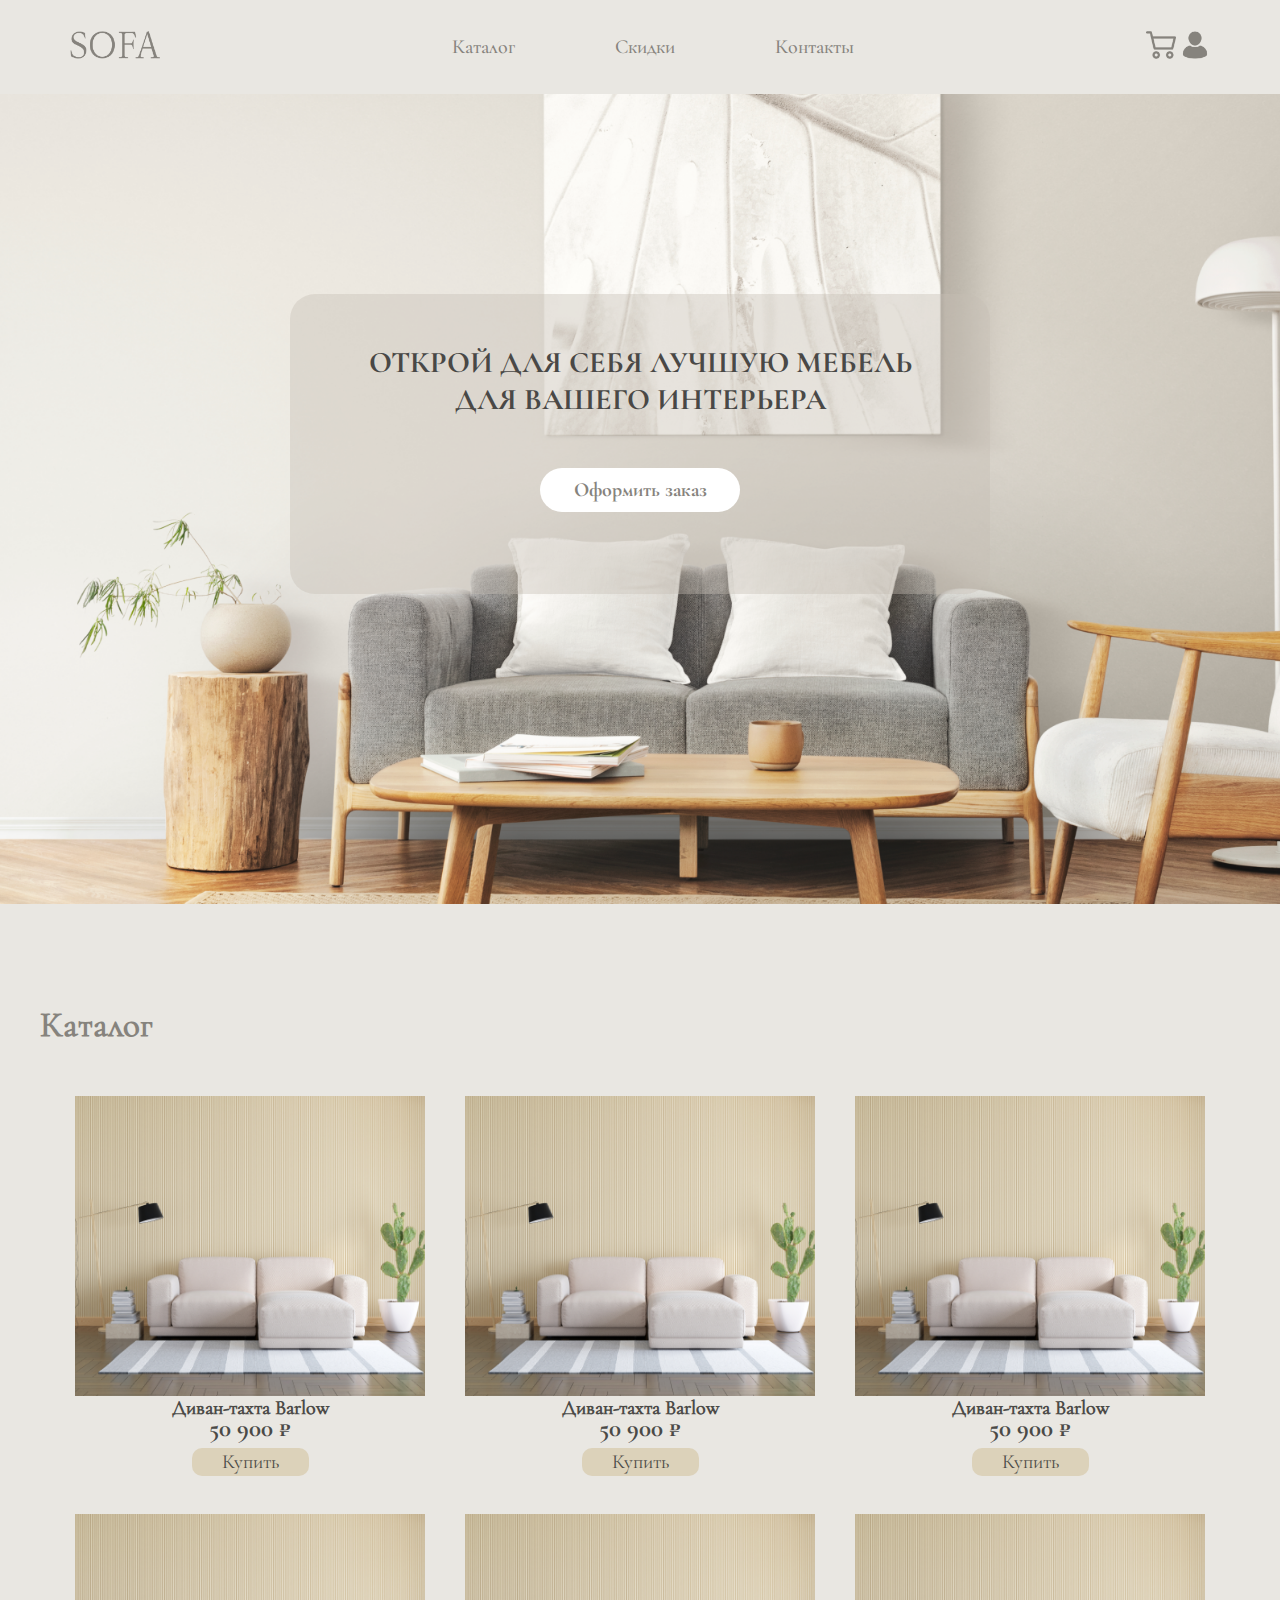
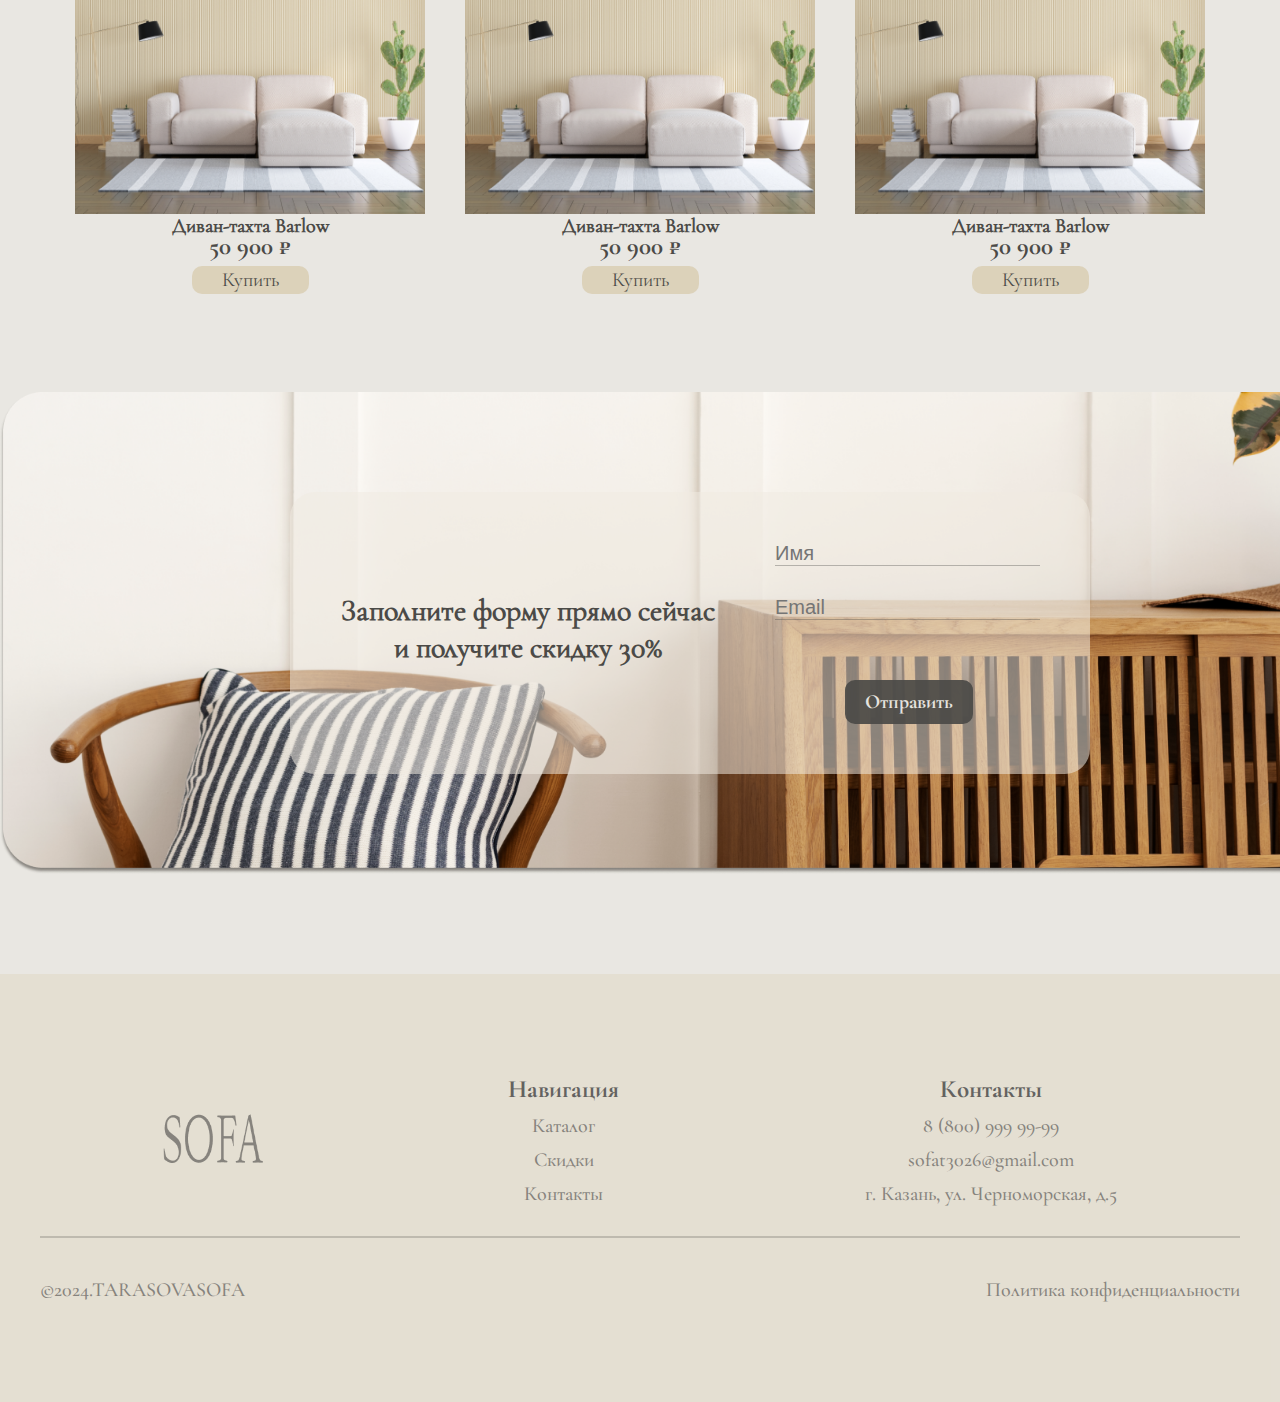
<file: index.html>
<!DOCTYPE html>
<html lang="en">
  <head>
    <meta charset="UTF-8" />
    <meta name="viewport" content="width=device-width, initial-scale=1.0" />
    <title>SOFA</title>
    <link rel="stylesheet" href="assets/css/style.css" />
    <link
      rel="shortcut icon"
      href="assets/media/SOFA.png"
      type="image/x-icon"
    />
  </head>
  <body>
    <!-- навигация -->
    <div class="header__bloc content">
      <div class="header__bg">
        <div class="logo">
          <img src="assets/media/SOFA.png" alt="" />
        </div>
        <div class="navi">
          <a href="#cat">Каталог</a>
          <a href="#sk">Скидки</a>
          <a href="#cont">Контакты</a>
        </div>
        <div class="iconc">
            <a href="reg.html"><img src="assets/media/cor.png" alt="" /></a>
            <a href="admin.html"><img src="assets/media/vxod.png" alt="" /></a>
        </div>

        <input type="checkbox" name="" id="burger_input">
        <label for="burger_input" class="burger_label">
            ≡
        </label>

        <div class="burger_nav">
    
            <label for="burger_input">  <img src="assets/media/close.png" alt=""></label>
           
                <a href="#cat">Каталог</a>
                <a href="#sk">Скидки</a>
                <a href="#cont">Контакты</a>
           

        <div class="burger__img">
            <a href="reg.html"><img src="assets/media/cor.png" alt="" /></a>
            <a href="admin.html"><img src="assets/media/vxod.png" alt="" /></a>
        </div>

            
        </div>
        
      </div>
    </div>
    <!-- конец  -->

    <!-- баннер -->

    <div class="banner__bg">
      <div class="banner__bloc">
        <div class="zag">
            <h1>
                ОТКРОЙ ДЛЯ СЕБЯ ЛУЧШУЮ МЕБЕЛЬ<br />
                ДЛЯ ВАШЕГО ИНТЕРЬЕРА
            </h1>
            <a href="cart.html">Оформить заказ</a>
        </div>
      </div>
    
     </div>
    </div>

    <!-- конец -->

<!-- каталог -->
 
<div class="catalog__bg">
    <div class="catalog__bloc content py-100 "id="cat">
        <h2>Каталог</h2>
        

        <div class="cart__bol">
            <div class="cart__mal">
             <div class="cart__hover"></div>
                <div class="txt">
                    <h3>Диван-тахта Barlow</h3>
                    <p>50 900 ₽</p>
                </div>
                <div class="cnopi">
                    <a href="cart.html">Купить</a>
                </div>
            </div>

            <div class="cart__mal">
                <div class="cart__hover"></div>
                   <div class="txt">
                       <h3>Диван-тахта Barlow</h3>
                       <p>50 900 ₽</p>
                   </div>
                   <div class="cnopi">
                       <a href="cart.html">Купить</a>
                   </div>
               </div>

               <div class="cart__mal">
                <div class="cart__hover"></div>
                   <div class="txt">
                       <h3>Диван-тахта Barlow</h3>
                       <p>50 900 ₽</p>
                   </div>
                   <div class="cnopi">
                       <a href="cart.html">Купить</a>
                   </div>
               </div>

               <div class="cart__mal">
                <div class="cart__hover"></div>
                   <div class="txt">
                       <h3>Диван-тахта Barlow</h3>
                       <p>50 900 ₽</p>
                   </div>
                   <div class="cnopi">
                       <a href="cart.html">Купить</a>
                   </div>
               </div>

               <div class="cart__mal">
                <div class="cart__hover"></div>
                   <div class="txt">
                       <h3>Диван-тахта Barlow</h3>
                       <p>50 900 ₽</p>
                   </div>
                   <div class="cnopi">
                       <a href="cart.html">Купить</a>
                   </div>
               </div>

               <div class="cart__mal">
                <div class="cart__hover"></div>
                   <div class="txt">
                       <h3>Диван-тахта Barlow</h3>
                       <p>50 900 ₽</p>
                   </div>
                   <div class="cnopi">
                       <a href="cart.html">Купить</a>
                   </div>
               </div>

            
        </div>
    </div>
</div>


<!-- конец -->



<!-- скидка -->

<div class="skidk__bg ">
    <div class="ckidk__bloc content py-100" id="sk">
        <div class="sk__bol ">
            <h4>Заполните форму прямо сейчас
            и получите скидку 30%</h4>
            <div class="input">
                <input type="text" placeholder="Имя">
                <input type="email" name="" id="" placeholder="Email">
                <div class="btn">
                <button>Отправить</button>
            </div>
            </div>
        </div>
   
    </div>
</div>

<!-- конец -->


<!-- 
footer -->
<footer>

    <div class="footer__bg">
        <div class="footer__bloc content py-100" id="cont">

            <div class="footer__bol">

                <img src="assets/media/SOFA.png" alt="">

                <div class="footer__nav">
                    <p>Навигация</p>
                    <a href="#cat">Каталог</a>
                    <a href="#sk">Скидки</a>
                    <a href="#cont">Контакты</a>
                </div>

                <div class="footer__adres">
                    <p>Контакты</p>
                    <a href="tel:+7(999) 999-99-99">8 (800) 999 99-99</a>
                    <a href="mailto:sofat3026@gmail.com">sofat3026@gmail.com</a>
                    <a href="">г. Казань, ул. Черноморская, д.5</a>
                </div>

                <!-- <div class="iconc__footer">
                    <a href="https://web.telegram.org/"><img src="assets/media/telegram 3.png" alt=""></a>
                    <a href=""><img src="assets/media/whatsapp 3.png" alt=""></a>
                </div> -->

            </div>
            
            <div class="line-block ">
                <hr></div>

                <div class="footer__sof">
                    <a href="">©2024.TARASOVASOFA</a>
                 <p>Политика конфиденциальности</p>
                </div>
        </div>
    </div>

</footer>

<!-- конец -->

  </body>
</html>
</file>
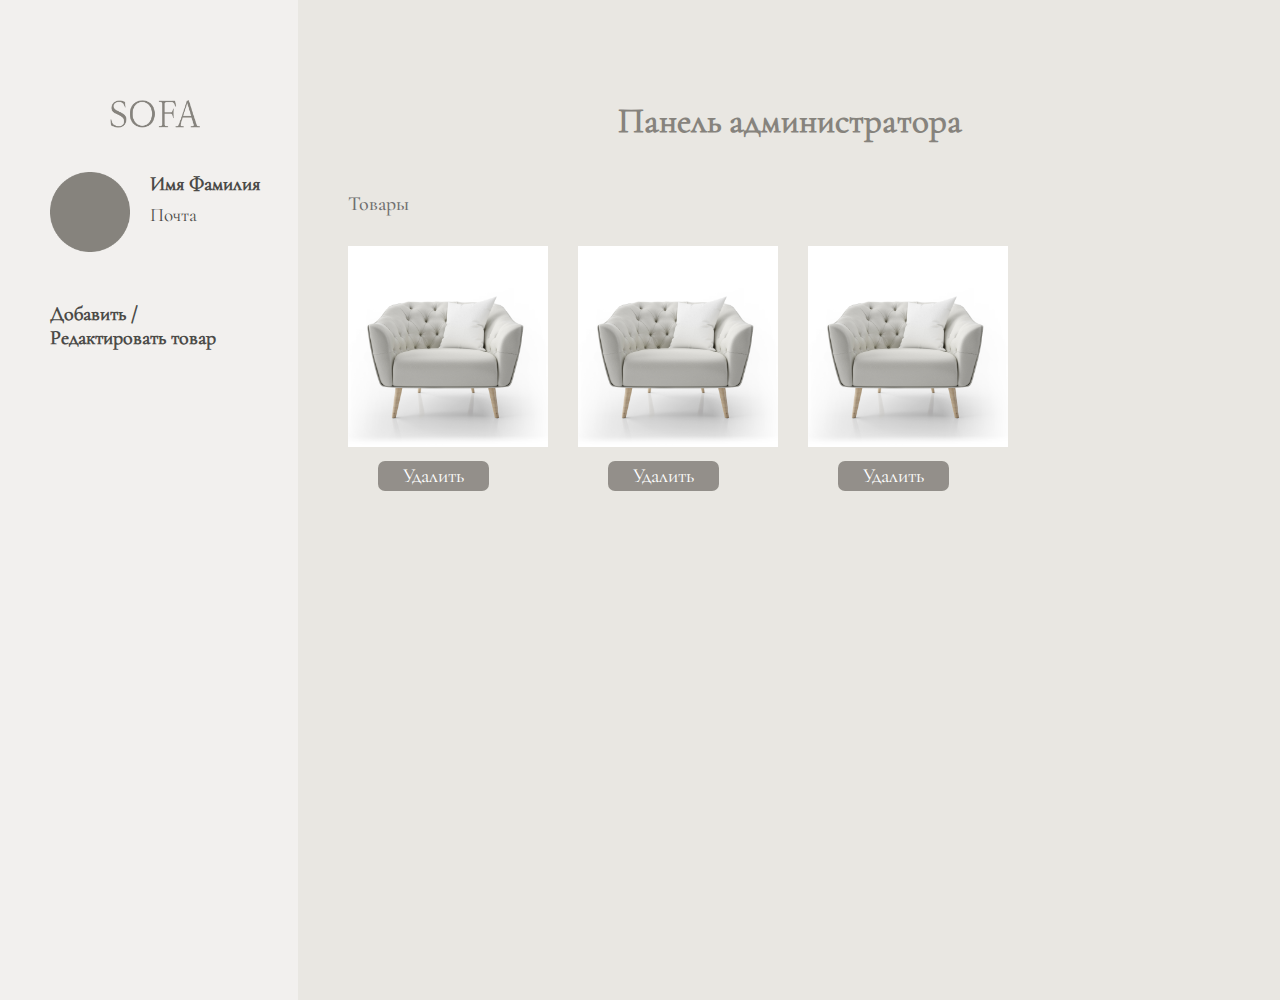
<file: admin.html>
<!DOCTYPE html>
<html lang="en">
  <head>
    <meta charset="UTF-8" />
    <meta name="viewport" content="width=device-width, initial-scale=1.0" />
    <title>SOFA</title>
    <link rel="stylesheet" href="assets/css/style.css" />
    <link rel="shortcut icon" href="assets/media/SOFA.png" type="image/x-icon" />
  </head>
  <body>
    <div class="admin_page">
    <!-- навигация -->
    <div class="header__bloc content">
      <div class="header__bg">
        <div class="logo">
          <a href="index.html"><img src="assets/media/SOFA.png" alt="" /></a>
        </div>
        <div class="navi">
          <a href="#cat">Каталог</a>
          <a href="#sk">Скидки</a>
          <a href="#cont">Контакты</a>
        </div>
        <div class="iconc">
          <a href="reg.html"
            ><img src="assets/media/cor.png" alt=""
          /></a>
          <a href="admin.html"
            ><img src="assets/media/vxod.png" alt=""
          /></a>
        </div>

        <input type="checkbox" name="" id="burger_input" />
        <label for="burger_input" class="burger_label"> ≡ </label>

        <div class="burger_nav">
          <label for="burger_input">
            <img src="assets/media/close.png" alt=""
          /></label>

          <a href="#cat">Каталог</a>
          <a href="#sk">Скидки</a>
          <a href="#cont">Контакты</a>

          <div class="burger__img">
            <a href="reg.html"
              ><img src="assets/media/cor.png" alt=""
            /></a>
            <a href="admin.html"
              ><img src="assets/media/vxod.png" alt=""
            /></a>
            </div>

            <div class="admin__cart">
              <img src="assets/media/Ellipse 1.png" alt="" />
              <div class="txti">
                <h3>Имя Фамилия</h3>
                <p>Почта</p>
              </div>
            </div>
            <div class="admin__dob">
              <a href="dob.html">
                <h3>Добавить /</h3></a>
              <a href="red.html">
                <h3>Редактировать товар</h3></a>
            </div>
          </div>
        </div>
      </div>
    </div>
    <!-- конец  -->
    <div class="admin__bg">
      <div class="admin__bloc">
        <div class="admin__bol">
          <div class="admin__bgg">
            <a href="index.html">
              <img src="assets/media/SOFA.png" alt=""
            /></a>
          </div>

          <div class="admin__cart">
            <img src="assets/media/Ellipse 1.png" alt="" />
            <div class="txti">
              <h3>Имя Фамилия</h3>
              <p>Почта</p>
            </div>
          </div>
          <div class="admin__dob">
            <a href="dob.html">
              <h3>Добавить /</h3></a
            >
            <a href="red.html">
              <h3>Редактировать товар</h3></a
            >
          </div>
        </div>

        <div class="admin__mal">
          <h2>Панель администратора</h2>
          <p>Товары</p>

          <div class="adminn__cart">
            <div class="admin__cartock">
              <div class="admin__img">
                <img src="assets/media/861 2.png" alt="" />
              </div>
              <div class="cnop__ad">
                <a href="delet.html"
                  ><button>Удалить</button>
                </a>
              </div>
            </div>

            <div class="admin__cartock">
              <div class="admin__img">
                <img src="assets/media/861 2.png" alt="" />
              </div>
              <div class="cnop__ad">
                <a href="delet.html"
                  ><button>Удалить</button>
                </a>
              </div>
            </div>

            <div class="admin__cartock">
              <div class="admin__img">
                <img src="assets/media/861 2.png" alt="" />
              </div>
              <div class="cnop__ad">
                <a href="delet.html"
                  ><button>Удалить</button>
                </a>
              </div>
            </div>
          </div>
        </div>
      </div>
    </div>
</div>
  </body>
</html>
</file>
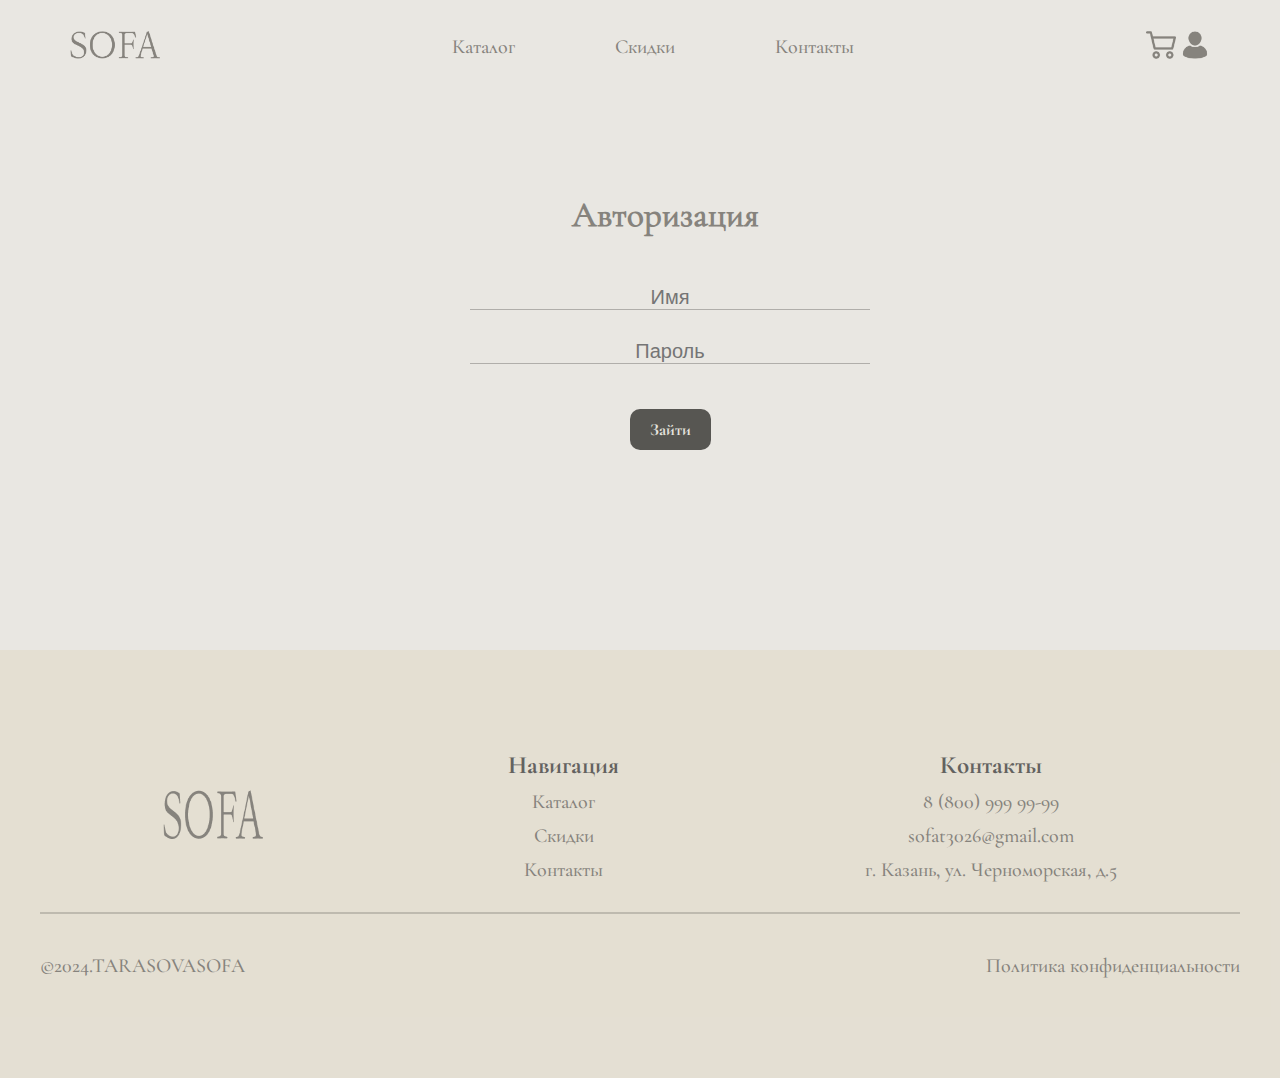
<file: avt.html>
<!DOCTYPE html>
<html lang="en">
<head>
    <meta charset="UTF-8">
    <meta name="viewport" content="width=device-width, initial-scale=1.0">
    <title>SOFA</title>
    <link rel="stylesheet" href="assets/css/style.css" />
    <link rel="shortcut icon" href="assets/media/SOFA.png" type="image/x-icon">
</head>
<body>
    <!-- навигация -->
    <div class="header__bloc content">
      <div class="header__bg">
        <div class="logo">
          <a href="index.html"><img src="assets/media/SOFA.png" alt="" /></a>
        </div>
        <div class="navi">
          <a href="#cat">Каталог</a>
          <a href="#sk">Скидки</a>
          <a href="#cont">Контакты</a>
        </div>
        <div class="iconc">
            <a href="reg.html"><img src="assets/media/cor.png" alt="" /></a>
            <a href="admin.html"><img src="assets/media/vxod.png" alt="" /></a>
        </div>

        <input type="checkbox" name="" id="burger_input">
        <label for="burger_input" class="burger_label">
            ≡
        </label>

        <div class="burger_nav">
    
            <label for="burger_input">  <img src="assets/media/close.png" alt=""></label>
            
            <a href="#cat">Каталог</a>
          <a href="#sk">Скидки</a>
          <a href="#cont">Контакты</a>
    

          <div class="burger__img">
            <a href="reg.html"><img src="assets/media/cor.png" alt="" /></a>
            <a href="admin.html"><img src="assets/media/vxod.png" alt="" /></a>
      </div>

            
        </div>
        
      </div>
    </div>
    <!-- конец  -->

      <!-- регистрация -->

      <div class="reg__bg">
        <div class="reg__bloc content py-100">
            <h2>Авторизация</h2>
            <div class="input__bloc">
                <input type="text" placeholder="Имя">
                <input type="password" name="" id="" placeholder="Пароль">
               
                <div class="btnnnn">
               <a href="index.html"> <button>Зайти</button></a>
            </div>

        </div>
      </div>

      <!-- конец -->

      <!-- 
footer -->
    <footer>
        <div class="footer__bg">
          <div class="footer__bloc content py-100" id="cont">
            <div class="footer__bol ">
  
                  <img src="assets/media/SOFA.png" alt="" />
  
                  <div class="footer__nav">
                      <p>Навигация</p>
                      <a href="#cat">Каталог</a>
                      <a href="#sk">Скидки</a>
                      <a href="#cont">Контакты</a>
                  </div>
  
                  <div class="footer__adres">
                      <p>Контакты</p>
                      <a href="tel:+7(999) 999-99-99">8 (800) 999 99-99</a>
                      <a href="mailto:sofat3026@gmail.com">sofat3026@gmail.com</a>
                      <a href="">г. Казань, ул. Черноморская, д.5</a>
                  </div>
  
                  <!-- <div class="iconc__footer">
                      <a href="https://web.telegram.org/"
                          ><img src="assets/media/telegram 3.png" alt=""
                      /></a>
                      <a href=""><img src="assets/media/whatsapp 3.png" alt="" /></a>
                  </div> -->
            </div>
  
            <div class="line-block">
              <hr />
            </div>
  
            <div class="footer__sof">
              <a href="">©2024.TARASOVASOFA</a>
              <p>Политика конфиденциальности</p>
            </div>
          </div>
        </div>
      </footer>
  
      <!-- конец -->
</body>
</html>
</file>
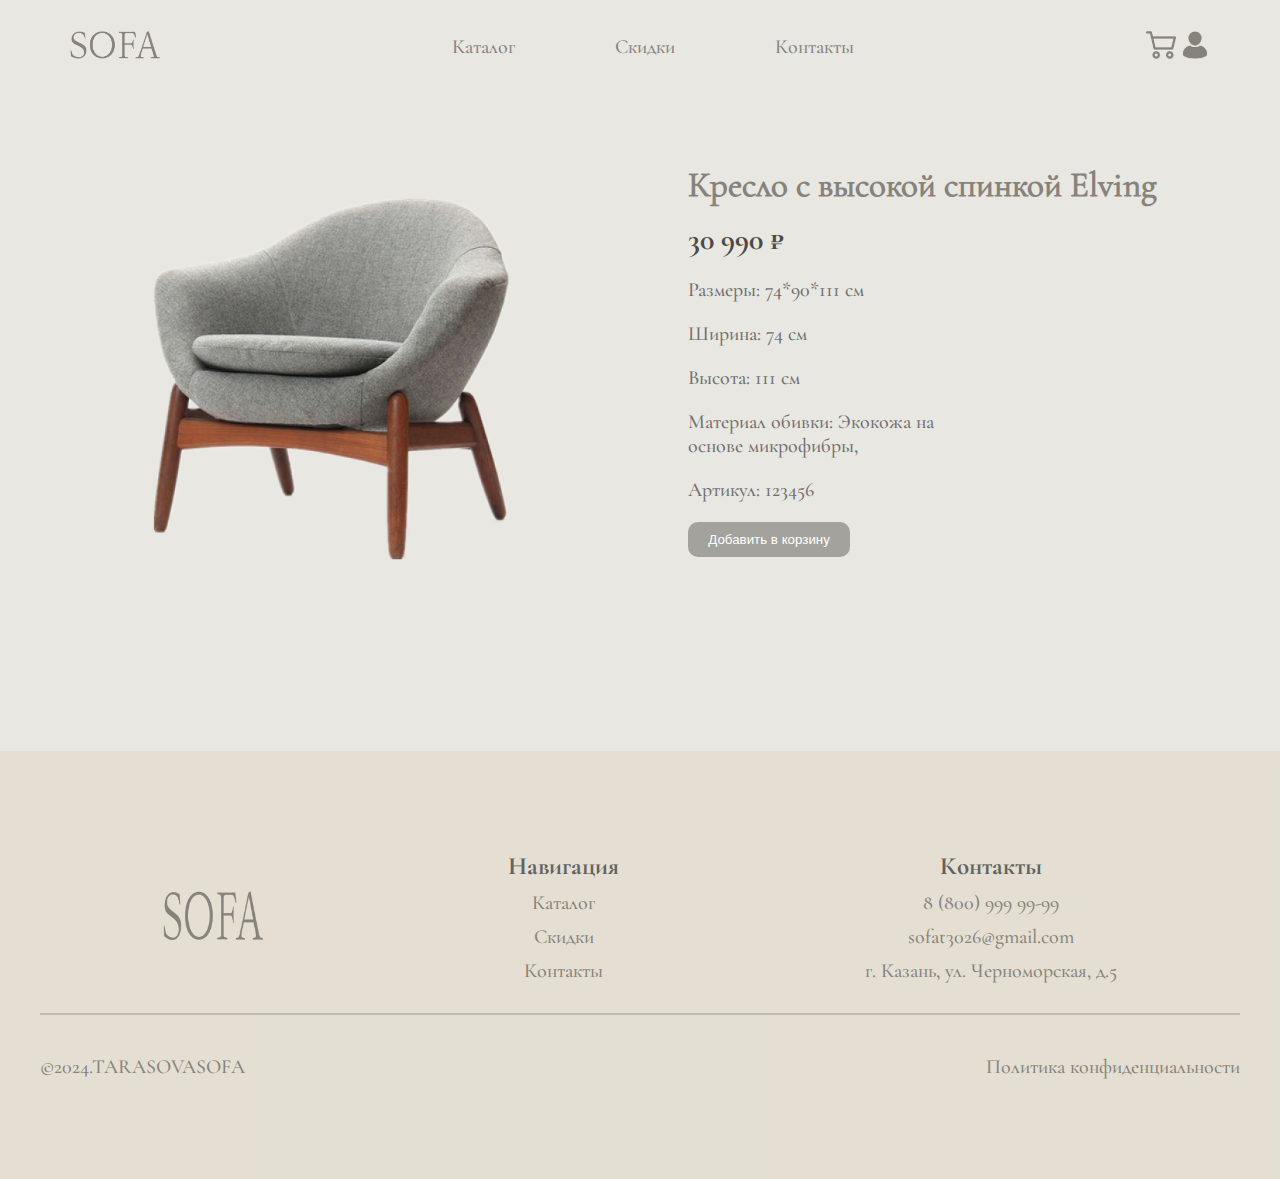
<file: cart.html>
<!DOCTYPE html>
<html lang="en">
  <head>
    <meta charset="UTF-8" />
    <meta name="viewport" content="width=device-width, initial-scale=1.0" />
    <title>SOFA</title>
    <link rel="stylesheet" href="assets/css/style.css" />
    <link rel="shortcut icon" href="assets/media/SOFA.png" type="image/x-icon">
  </head>
  <body>
    <!-- навигация -->
    <div class="header__bloc content">
      <div class="header__bg">
        <div class="logo">
          <a href="index.html"><img src="assets/media/SOFA.png" alt="" /></a>
        </div>
        <div class="navi">
          <a href="#cat">Каталог</a>
          <a href="#sk">Скидки</a>
          <a href="#cont">Контакты</a>
        </div>
        <div class="iconc">
            <a href="reg.html"><img src="assets/media/cor.png" alt="" /></a>
            <a href="admin.html"><img src="assets/media/vxod.png" alt="" /></a>
        </div>

        <input type="checkbox" name="" id="burger_input">
        <label for="burger_input" class="burger_label">
            ≡
        </label>

        <div class="burger_nav">
    
            <label for="burger_input">  <img src="assets/media/close.png" alt=""></label>
            
            <a href="#cat">Каталог</a>
          <a href="#sk">Скидки</a>
          <a href="#cont">Контакты</a>
    

          <div class="burger__img">
            <a href="reg.html"><img src="assets/media/cor.png" alt="" /></a>
            <a href="admin.html"><img src="assets/media/vxod.png" alt="" /></a>
      </div>

            
        </div>
        
      </div>
    </div>
    <!-- конец  -->

    <!-- карточка -->

    <div class="cartock__bol content ">
      <div class="bol__cart">
        <div class="cart__img">
        <img src="assets/media/pngwing 1.png" alt="" />
      </div>
        <div class="txtt">
          <h2>Кресло с высокой спинкой Elving</h2>
          <h3>30 990 ₽</h3>
          <p>Размеры: 74*90*111 см</p>
          <p>Ширина: 74 см</p>
          <p>Высота: 111 см</p>
          <p>Материал обивки: Экокожа на<br> основе микрофибры,</p>
          <p>Артикул: 123456</p>
          <button>Добавить в корзину</button>
        </div>
      </div>
    </div>

    <!-- конец -->

    <!-- 
footer -->
    <footer>
      <div class="footer__bg">
        <div class="footer__bloc content py-100" id="cont">
          <div class="footer__bol ">

                <img src="assets/media/SOFA.png" alt="" />

                <div class="footer__nav">
                    <p>Навигация</p>
                    <a href="#cat">Каталог</a>
                    <a href="#sk">Скидки</a>
                    <a href="#cont">Контакты</a>
                </div>

                <div class="footer__adres">
                    <p>Контакты</p>
                    <a href="tel:+7(999) 999-99-99">8 (800) 999 99-99</a>
                    <a href="mailto:sofat3026@gmail.com">sofat3026@gmail.com</a>
                    <a href="">г. Казань, ул. Черноморская, д.5</a>
                </div>

                <!-- <div class="iconc__footer">
                    <a href="https://web.telegram.org/"
                        ><img src="assets/media/telegram 3.png" alt=""
                    /></a>
                    <a href=""><img src="assets/media/whatsapp 3.png" alt="" /></a>
                </div> -->
          </div>

          <div class="line-block">
            <hr />
          </div>

          <div class="footer__sof">
            <a href="">©2024.TARASOVASOFA</a>
            <p>Политика конфиденциальности</p>
          </div>
        </div>
      </div>
    </footer>

    <!-- конец -->
  </body>
</html>
</file>
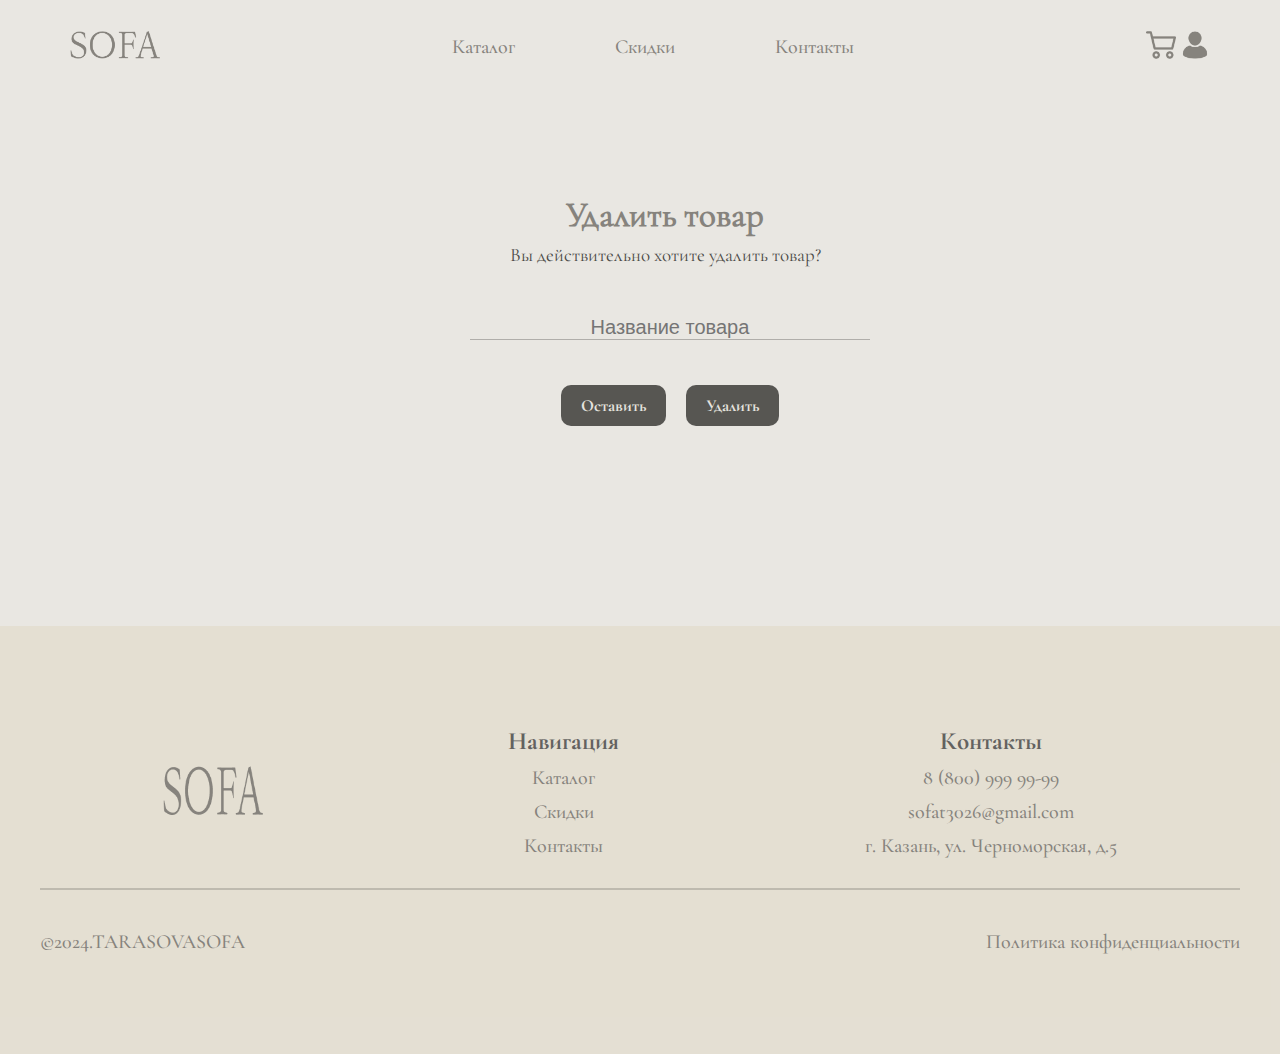
<file: delet.html>
<!DOCTYPE html>
<html lang="en">
<head>
    <meta charset="UTF-8">
    <meta name="viewport" content="width=device-width, initial-scale=1.0">
    <title>SOFA</title>
    <link rel="stylesheet" href="assets/css/style.css" />
    <link rel="shortcut icon" href="assets/media/SOFA.png" type="image/x-icon">
</head>
<body>

    <!-- навигация -->
    <div class="header__bloc content">
      <div class="header__bg">
        <div class="logo">
          <a href="index.html"><img src="assets/media/SOFA.png" alt="" /></a>
        </div>
        <div class="navi">
          <a href="#cat">Каталог</a>
          <a href="#sk">Скидки</a>
          <a href="#cont">Контакты</a>
        </div>
        <div class="iconc">
            <a href="file:///C:/Users/Софа/Desktop/мебель/reg.html"><img src="assets/media/cor.png" alt="" /></a>
            <a href="file:///C:/Users/Софа/Desktop/мебель/admin.html"><img src="assets/media/vxod.png" alt="" /></a>
        </div>

        <input type="checkbox" name="" id="burger_input">
        <label for="burger_input" class="burger_label">
            ≡
        </label>

        <div class="burger_nav">
    
            <label for="burger_input">  <img src="assets/media/close.png" alt=""></label>
            
            <a href="#cat">Каталог</a>
          <a href="#sk">Скидки</a>
          <a href="#cont">Контакты</a>
    

          <div class="burger__img">
            <a href="reg.html"><img src="assets/media/cor.png" alt="" /></a>
            <a href="admin.html"><img src="assets/media/vxod.png" alt="" /></a>
      </div>

            
        </div>
        
      </div>
    </div>
    <!-- конец  -->

      <div class="reg__bg">
        <div class="reg__bloc content py-100">
            <h2>Удалить товар</h2>
            <p>Вы действительно хотите удалить товар?</p>
            <div class="input__bloc">
                <input type="text" name="" id="" placeholder="Название товара">
                
                <div class="btnnnnn">
              <a href="admin.html"> <button>Оставить</button></a>
              <button>Удалить</button>
            </div>
        </div>
      </div>

       <!-- 
footer -->
    <footer>
        <div class="footer__bg">
          <div class="footer__bloc content py-100" id="cont">
            <div class="footer__bol ">
  
                  <img src="assets/media/SOFA.png" alt="" />
  
                  <div class="footer__nav">
                      <p>Навигация</p>
                      <a href="#cat">Каталог</a>
                      <a href="#sk">Скидки</a>
                      <a href="#cont">Контакты</a>
                  </div>
  
                  <div class="footer__adres">
                      <p>Контакты</p>
                      <a href="tel:+7(999) 999-99-99">8 (800) 999 99-99</a>
                      <a href="mailto:sofat3026@gmail.com">sofat3026@gmail.com</a>
                      <a href="">г. Казань, ул. Черноморская, д.5</a>
                  </div>
  
                  <!-- <div class="iconc__footer">
                      <a href="https://web.telegram.org/"
                          ><img src="assets/media/telegram 3.png" alt=""
                      /></a>
                      <a href=""><img src="assets/media/whatsapp 3.png" alt="" /></a>
                  </div> -->
            </div>
  
            <div class="line-block">
              <hr />
            </div>
  
            <div class="footer__sof">
              <a href="">©2024.TARASOVASOFA</a>
              <p>Политика конфиденциальности</p>
            </div>
          </div>
        </div>
      </footer>
  
      <!-- конец -->
    
</body>
</html>
</file>
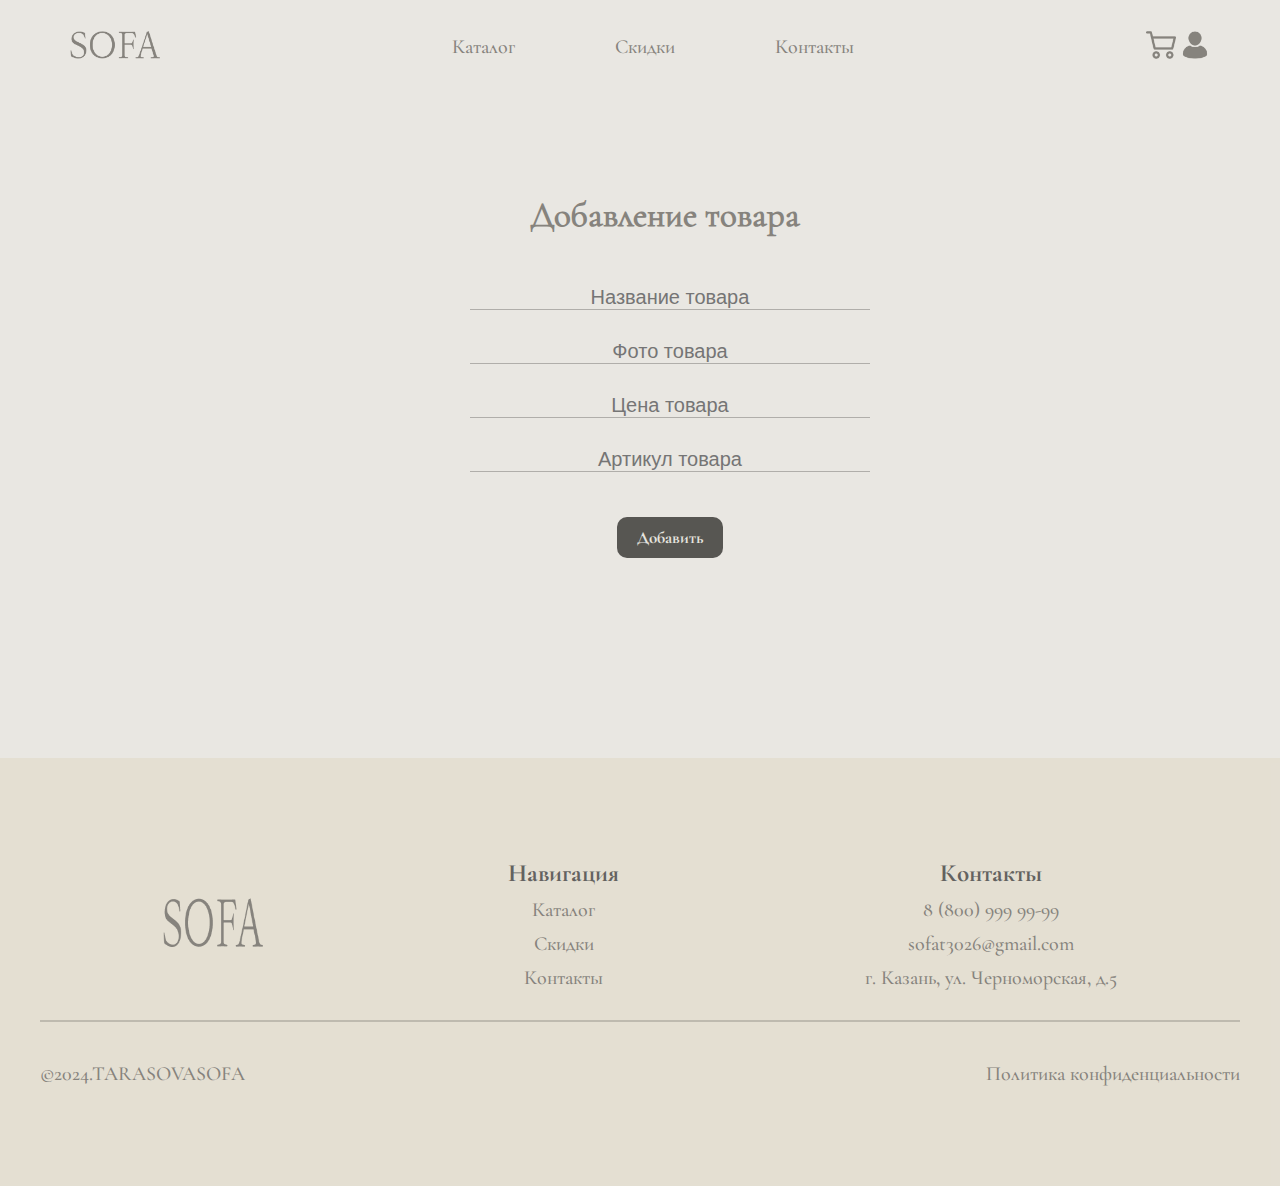
<file: dob.html>
<!DOCTYPE html>
<html lang="en">
<head>
    <meta charset="UTF-8">
    <meta name="viewport" content="width=device-width, initial-scale=1.0">
    <title>SOFA</title>
    <link rel="stylesheet" href="assets/css/style.css" />
    <link rel="shortcut icon" href="assets/media/SOFA.png" type="image/x-icon">
</head>
<body>
     <!-- навигация -->
    <div class="header__bloc content">
      <div class="header__bg">
        <div class="logo">
          <a href="index.html"><img src="assets/media/SOFA.png" alt="" /></a>
        </div>
        <div class="navi">
          <a href="#cat">Каталог</a>
          <a href="#sk">Скидки</a>
          <a href="#cont">Контакты</a>
        </div>
        <div class="iconc">
            <a href="reg.html"><img src="assets/media/cor.png" alt="" /></a>
            <a href="admin.html"><img src="assets/media/vxod.png" alt="" /></a>
        </div>

        <input type="checkbox" name="" id="burger_input">
        <label for="burger_input" class="burger_label">
            ≡
        </label>

        <div class="burger_nav">
    
            <label for="burger_input">  <img src="assets/media/close.png" alt=""></label>
            
            <a href="#cat">Каталог</a>
          <a href="#sk">Скидки</a>
          <a href="#cont">Контакты</a>
    

          <div class="burger__img">
            <a href="reg.html"><img src="assets/media/cor.png" alt="" /></a>
            <a href="admin.html"><img src="assets/media/vxod.png" alt="" /></a>
      </div>

            
        </div>
        
      </div>
    </div>
    <!-- конец  -->

      <!-- регистрация -->

      <div class="reg__bg">
        <div class="reg__bloc content py-100">
            <h2>Добавление товара</h2>
            <div class="input__bloc">
                <input type="text" name="" id="" placeholder="Название товара">
                <input type="text" name="" id="" placeholder="Фото товара">
                <input type="text" name="" id="" placeholder="Цена товара">
                <input type="text" name="" id="" placeholder="Артикул товара">
                <div class="btnnnn">
              <a href="index.html"> <button>Добавить</button></a>
            </div>

        </div>
      </div>

      <!-- конец -->

      <!-- 
footer -->
    <footer>
        <div class="footer__bg">
          <div class="footer__bloc content py-100" id="cont">
            <div class="footer__bol ">
  
                  <img src="assets/media/SOFA.png" alt="" />
  
                  <div class="footer__nav">
                      <p>Навигация</p>
                      <a href="#cat">Каталог</a>
                      <a href="#sk">Скидки</a>
                      <a href="#cont">Контакты</a>
                  </div>
  
                  <div class="footer__adres">
                      <p>Контакты</p>
                      <a href="tel:+7(999) 999-99-99">8 (800) 999 99-99</a>
                      <a href="mailto:sofat3026@gmail.com">sofat3026@gmail.com</a>
                      <a href="">г. Казань, ул. Черноморская, д.5</a>
                  </div>
  
                  <!-- <div class="iconc__footer">
                      <a href="https://web.telegram.org/"
                          ><img src="assets/media/telegram 3.png" alt=""
                      /></a>
                      <a href=""><img src="assets/media/whatsapp 3.png" alt="" /></a>
                  </div> -->
            </div>
  
            <div class="line-block">
              <hr />
            </div>
  
            <div class="footer__sof">
              <a href="">©2024.TARASOVASOFA</a>
              <p>Политика конфиденциальности</p>
            </div>
          </div>
        </div>
      </footer>
  
      <!-- конец -->

</body>
</html>
</file>
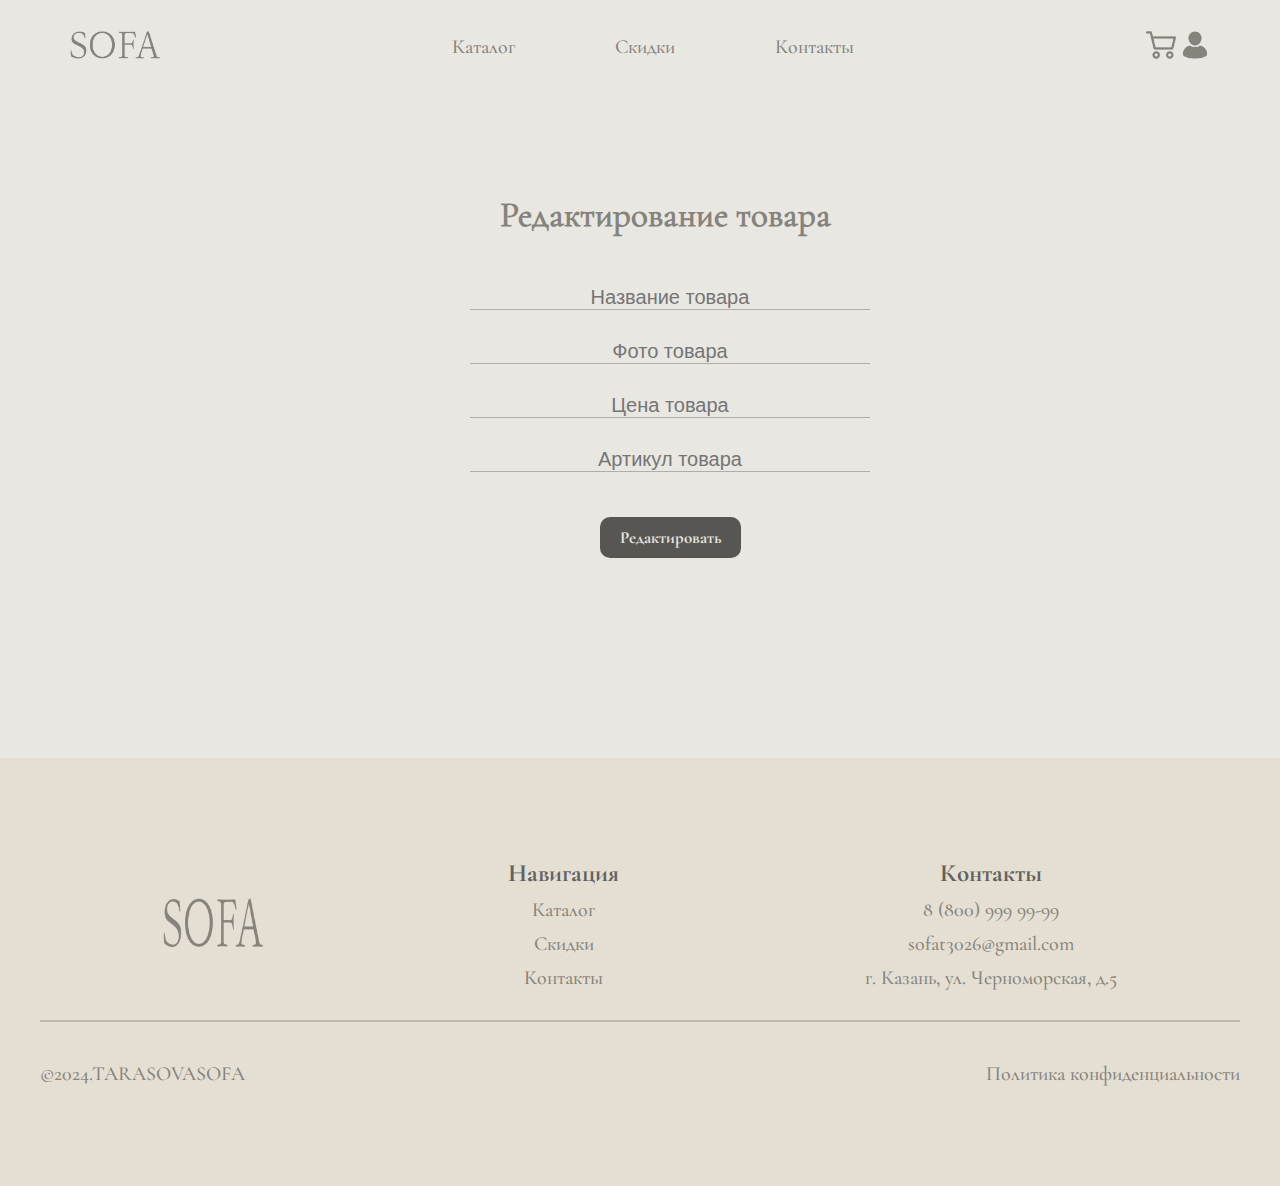
<file: red.html>
<!DOCTYPE html>
<html lang="en">
<head>
    <meta charset="UTF-8">
    <meta name="viewport" content="width=device-width, initial-scale=1.0">
    <title>SOFA</title>
    <link rel="stylesheet" href="assets/css/style.css" />
    <link rel="shortcut icon" href="assets/media/SOFA.png" type="image/x-icon">
</head>
<body>
     <!-- навигация -->
    <div class="header__bloc content">
      <div class="header__bg">
        <div class="logo">
          <a href="index.html"><img src="assets/media/SOFA.png" alt="" /></a>
        </div>
        <div class="navi">
          <a href="#cat">Каталог</a>
          <a href="#sk">Скидки</a>
          <a href="#cont">Контакты</a>
        </div>
        <div class="iconc">
            <a href="reg.html"><img src="assets/media/cor.png" alt="" /></a>
            <a href="admin.html"><img src="assets/media/vxod.png" alt="" /></a>
        </div>

        <input type="checkbox" name="" id="burger_input">
        <label for="burger_input" class="burger_label">
            ≡
        </label>

        <div class="burger_nav">
    
            <label for="burger_input">  <img src="assets/media/close.png" alt=""></label>
            
            <a href="#cat">Каталог</a>
          <a href="#sk">Скидки</a>
          <a href="#cont">Контакты</a>
    

          <div class="burger__img">
            <a href="reg.html"><img src="assets/media/cor.png" alt="" /></a>
            <a href="admin.html"><img src="assets/media/vxod.png" alt="" /></a>
      </div>

            
        </div>
        
      </div>
    </div>
    <!-- конец  -->

      <!-- регистрация -->

      <div class="reg__bg">
        <div class="reg__bloc content py-100">
            <h2>Редактирование товара</h2>
            <div class="input__bloc">
                <input type="text" name="" id="" placeholder="Название товара">
                <input type="text" name="" id="" placeholder="Фото товара">
                <input type="text" name="" id="" placeholder="Цена товара">
                <input type="text" name="" id="" placeholder="Артикул товара">
                <div class="btnnnn">
              <button>Редактировать</button>
            </div>

        </div>
      </div>

      <!-- конец -->

      <!-- 
footer -->
    <footer>
        <div class="footer__bg">
          <div class="footer__bloc content py-100" id="cont">
            <div class="footer__bol ">
  
                  <img src="assets/media/SOFA.png" alt="" />
  
                  <div class="footer__nav">
                      <p>Навигация</p>
                      <a href="#cat">Каталог</a>
                      <a href="#sk">Скидки</a>
                      <a href="#cont">Контакты</a>
                  </div>
  
                  <div class="footer__adres">
                      <p>Контакты</p>
                      <a href="tel:+7(999) 999-99-99">8 (800) 999 99-99</a>
                      <a href="mailto:sofat3026@gmail.com">sofat3026@gmail.com</a>
                      <a href="">г. Казань, ул. Черноморская, д.5</a>
                  </div>
  
                  <!-- <div class="iconc__footer">
                      <a href="https://web.telegram.org/"
                          ><img src="assets/media/telegram 3.png" alt=""
                      /></a>
                      <a href=""><img src="assets/media/whatsapp 3.png" alt="" /></a>
                  </div> -->
            </div>
  
            <div class="line-block">
              <hr />
            </div>
  
            <div class="footer__sof">
              <a href="">©2024.TARASOVASOFA</a>
              <p>Политика конфиденциальности</p>
            </div>
          </div>
        </div>
      </footer>
  
      <!-- конец -->

</body>
</html>
</file>
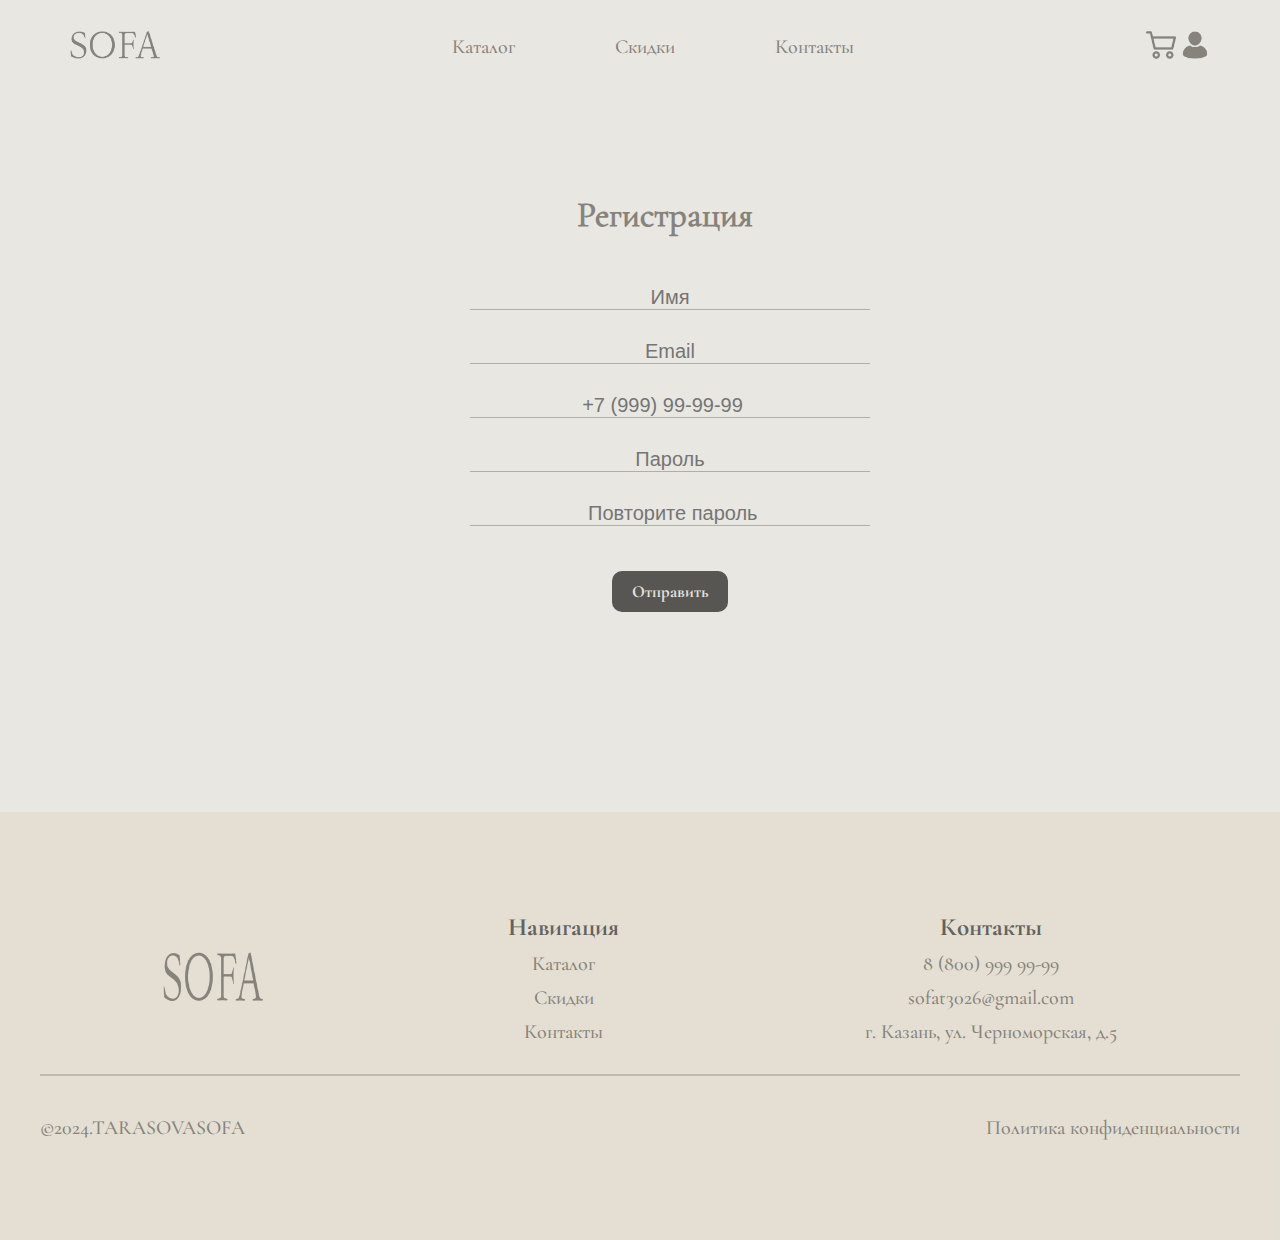
<file: reg.html>
<!DOCTYPE html>
<html lang="en">
<head>
    <meta charset="UTF-8">
    <meta name="viewport" content="width=device-width, initial-scale=1.0">
    <title>SOFA</title>
    <link rel="stylesheet" href="assets/css/style.css" />
    <link rel="shortcut icon" href="assets/media/SOFA.png" type="image/x-icon">
</head>
<body>
     <!-- навигация -->
    <div class="header__bloc content">
      <div class="header__bg">
        <div class="logo">
          <a href="index.html"><img src="assets/media/SOFA.png" alt="" /></a>
        </div>
        <div class="navi">
          <a href="#cat">Каталог</a>
          <a href="#sk">Скидки</a>
          <a href="#cont">Контакты</a>
        </div>
        <div class="iconc">
            <a href="red.html"><img src="assets/media/cor.png" alt="" /></a>
            <a href="admin.html"><img src="assets/media/vxod.png" alt="" /></a>
        </div>

        <input type="checkbox" name="" id="burger_input">
        <label for="burger_input" class="burger_label">
            ≡
        </label>

        <div class="burger_nav">
    
            <label for="burger_input">  <img src="assets/media/close.png" alt=""></label>
            
            <a href="#cat">Каталог</a>
          <a href="#sk">Скидки</a>
          <a href="#cont">Контакты</a>
    

          <div class="burger__img">
            <a href="reg.html"><img src="assets/media/cor.png" alt="" /></a>
            <a href="admin.html"><img src="assets/media/vxod.png" alt="" /></a>
      </div>

            
        </div>
        
      </div>
    </div>
    <!-- конец  -->

      <!-- регистрация -->

      <div class="reg__bg">
        <div class="reg__bloc content py-100">
            <h2>Регистрация</h2>
            <div class="input__bloc">
                <input type="text" placeholder="Имя">
                <input type="email" name="" id="" placeholder="Email">
                <input type="number" name="" id="" placeholder="+7 (999) 99-99-99">
                <input type="password" name="" id="" placeholder="Пароль">
                <input type="password" name="" id="" placeholder=" Повторите пароль">
                <div class="btnnnn">
                <a href="avt.html"> <button>Отправить</button> </a>
            </div>

        </div>
      </div>

      <!-- конец -->

      <!-- 
footer -->
    <footer>
        <div class="footer__bg">
          <div class="footer__bloc content py-100" id="cont">
            <div class="footer__bol ">
  
                  <img src="assets/media/SOFA.png" alt="" />
  
                  <div class="footer__nav">
                      <p>Навигация</p>
                      <a href="#cat">Каталог</a>
                      <a href="#sk">Скидки</a>
                      <a href="#cont">Контакты</a>
                  </div>
  
                  <div class="footer__adres">
                      <p>Контакты</p>
                      <a href="tel:+7(999) 999-99-99">8 (800) 999 99-99</a>
                      <a href="mailto:sofat3026@gmail.com">sofat3026@gmail.com</a>
                      <a href="">г. Казань, ул. Черноморская, д.5</a>
                  </div>
  
                  <!-- <div class="iconc__footer">
                      <a href="https://web.telegram.org/"
                          ><img src="assets/media/telegram 3.png" alt=""
                      /></a>
                      <a href=""><img src="assets/media/whatsapp 3.png" alt="" /></a>
                  </div> -->
            </div>
  
            <div class="line-block">
              <hr />
            </div>
  
            <div class="footer__sof">
              <a href="">©2024.TARASOVASOFA</a>
              <p>Политика конфиденциальности</p>
            </div>
          </div>
        </div>
      </footer>
  
      <!-- конец -->
</body>
</html>
</file>
<file: assets/css/style.css>
* {
  padding: 0;
  margin: 0;
  text-decoration: none;
  list-style: none;
  transition: 0.5s;
  box-sizing: border-box;
  scroll-behavior: smooth;
}

.content {
  max-width: 1200px;
  margin: 0 auto;
}

body {
  background-color: #c5bfb461;
}
.py-100 {
  padding: 100px 0;
}
@font-face {
  font-family: "Bold";
  src: url(../fonts/Cormorant_Garamond/CormorantGaramond-Bold.ttf);
}
@font-face {
  font-family: "Medium";
  src: url(../fonts/Cormorant_Garamond/CormorantGaramond-Medium.ttf);
}
@font-face {
  font-family: "Regular";
  src: url(../fonts/Cormorant_Garamond/CormorantGaramond-Regular.ttf);
}

/* header  */
.logo img {
  width: 90px;
}

.navi a {
  font-size: 20px;
  color: #86837d;
  font-family: "Medium", Courier, monospace;
}
.navi a:hover {
  transform: scale(1.2);
  transition: 1.5s;
  color: #2e2e2d;
}

.navi {
  display: flex;
  gap: 100px;
}

.iconc img {
  width: 30px;
}

.header__bg {
  display: flex;
  justify-content: space-between;
  align-items: center;
  padding: 30px;
}
/* конец */

/* баннер */

.banner__bg {
  background-image: url(../media/banner.png);
  background-repeat: no-repeat;
  background-size: cover;
  height: 90vh;
}

.zag {
  display: flex;
  flex-direction: column;
  align-items: center;

  border-radius: 25px;
  padding: 50px;
  width: 700px;
  height: 300px;
  background-color: #c5bfb466;
}

.banner__bloc {
  display: flex;
  justify-content: center;
  align-items: center;
  flex-direction: column;
  align-items: center;
  padding-top: 200px;
}

.banner__bloc h1 {
  font-family: "Bold", Courier, monospace;
  font-size: 30px;
  text-align: center;
  color: #494846;
}
.zag a {
  text-align: center;
  margin-top: 50px;
  border-radius: 25px;

  background-color: #ffffff;
  padding: 10px;
  width: 200px;
  color: #86837d;
  font-family: "Bold", Courier, monospace;
  font-size: 20px;
}
.zag a:hover {
  border: 2px solid #494846;
  color: #ffffff;
  font-family: "Bold", Courier, monospace;
  font-size: 20px;
  background-color: transparent;
  transition: 1s;
}
/* конец */

/* каталог */
h2 {
  font-size: 35px;
  font-family: "Regular", Courier, monospace;
  color: #86837d;
}

.cart__bol {
  margin-top: 50px;
  display: flex;
  flex-wrap: wrap;
  justify-content: center;
  gap: 40px;
}

.cart__mal img {
  width: 350px;
}

.cart__mal h3 {
  color: #4b4a47;
  font-family: "Regular", Courier, monospace;
  font-size: 20px;
}

.cart__mal:hover .cart__hover {
  background: url(../media/861\ 2.png);
  background-size: cover;
  background-position: center bottom;
  margin: 0 auto;
}
.cart__hover {
  width: 100%;
  width: 350px;
  height: 300px;
  background: url(../media/cat.png);
  background-size: cover;
  background-position: center bottom;
  margin: 0 auto;

  transition: 2.5s;
}

.txt p {
  color: #4b4a47;
  font-family: "Bold", Courier, monospace;
  font-size: 25px;
  margin-top: -7px;
}

.cnopi a {
  color: #4b4a47;
  font-family: "Regular", Courier, monospace;
  font-size: 20px;
  border-radius: 10px;
  background-color: #dcd2ba;
  padding: 2px 30px;
  border: transparent;
}
.cnopi:hover {
  transform: scale(1.2);
  transition: 1.5s;
  color: #2e2e2d;
}

.cnopi {
  text-align: center;
  margin-top: 7px;
}

.txt {
  text-align: center;
}

/* конец */

/* скидка */

.sk__bol {
  display: flex;
}

.input {
  display: flex;
  flex-direction: column;
  gap: 30px;
  margin-left: 60px;
}

.btn button {
  color: #e5e3df;
  font-family: "Bold", Courier, monospace;
  font-size: 20px;
  border-radius: 10px;
  padding: 10px 20px;
  border: transparent;
  background-color: #4b4a47ed;
  margin-left: 70px;
  margin-top: 30px;
}

.btn button:hover {
  border: 1px solid #4b4a47ed;
  color: #313131;
  transition: 1.3s;
  background-color: transparent;
  font-family: "Bold", Courier, monospace;
}

.input input {
  background: none;
  border: none;
  border-bottom: 1px solid #4b4a475c;
  outline: none;
  font-size: 20px;
}

.skidk__bg {
  background-image: url(../media/sk.png);
  background-repeat: no-repeat;
  background-size: cover;
}

.sk__bol h4 {
  color: #4b4a47;
  font-family: "Regular", Courier, monospace;
  font-size: 30px;
  text-align: center;
  margin-top: 50px;
}

.sk__bol {
  border-radius: 25px;
  padding: 50px;
  width: 800px;
  margin-left: 250px;
  background-color: #f0eae289;
}
/* конец */

/* footer */

.footer__bg {
  background-color: #dcd2ba62;
  margin-top: 100px;
}

.footer__bol img {
  width: 100px;
  height: 50px;
  margin-top: 40px;
}
.footer__bol {
  display: flex;
  justify-content: space-around;
}

.footer__nav {
  display: flex;
  flex-direction: column;
  gap: 10px;
  align-items: center;
}

.footer__nav p {
  font-family: "Bold", Courier, monospace;
  color: #636260;
  font-size: 25px;
}

.footer__nav a {
  font-family: "Medium", Courier, monospace;
  color: #86837d;
  font-size: 20px;
}

.footer__adres {
  display: flex;
  flex-direction: column;
  gap: 10px;
  text-align: center;
}

.footer__adres p {
  font-family: "Bold", Courier, monospace;
  color: #636260;
  font-size: 25px;
}
.footer__adres a {
  font-family: "Medium", Courier, monospace;
  color: #86837d;
  font-size: 20px;
}

.iconc__footer img {
  height: 30px;
  width: 30px;
}
.line-block {
  display: flex;
  align-items: center;
  margin-top: 30px;
}

.line-block hr {
  width: 1400px;
  border: 1px solid #33333337;
}

.footer__sof {
  display: flex;
  justify-content: space-between;
  margin-top: 40px;
}

.footer__sof a {
  font-family: "Medium", Courier, monospace;
  color: #86837d;
  font-size: 20px;
}
.footer__sof p {
  font-family: "Medium", Courier, monospace;
  color: #86837d;
  font-size: 20px;
}
/* конец */

#burger_input, .burger_label, .burger_nav{
  display: none;
}

@media screen and (max-width: 430px) {
  .iconc {
    display: none;
  }

  .burger_label{
    display: inherit;
    font-size: 32px;
  }

  #burger_input:checked ~ .burger_nav{
    display: flex;
    flex-direction: column;
    gap: 15px;
    position: fixed;
    top: 0;
    bottom: 0;
    right: 0;
    background-color:#ffffff;
    width: 300px;
    height: 500px;
    border-radius: 10px;
  }

  #burger_input:checked ~ .burger_label{
    display: none;
  }

  .burger_nav a{
    font-size: 25px;
  color: #86837D;
  font-family: "Bold", Courier, monospace;
 margin-top: 10px;
  align-items: center;
  
  }

  .burger_nav img{
    width: 15px;
    margin-top: 20px;
  }
  
  .burger_nav {
    align-items: center;
   
  }

  .burger__img img{
    width: 30px;
  }

  .burger__img {
    display: flex;
    gap: 10px;
  }
  .content {
    max-width: 430px;
    margin: 0 auto;
  }

  .py-100 {
    padding: 25px;
  }

  .navi {
    display: none;
  }

  .banner__bg {
    background-image: url(../media/banner.png);
    background-repeat: no-repeat;
    background-size: cover;
    height: 60vh;
    width: 100%;
  }

  .zag {
    display: flex;
    flex-direction: column;
    align-items: center;

    border-radius: 25px;
    padding: 50px;
    width: 400px;
    height: 200px;
    background-color: #c5bfb466;
  }

  .banner__bloc {
    display: flex;
    justify-content: center;
    align-items: center;
    flex-direction: column;
    align-items: center;
    padding-top: 100px;
  }

  .banner__bloc h1 {
    font-size: 15px;
    text-align: center;
  }
  .zag a {
    text-align: center;
    margin-top: 25px;
    border-radius: 25px;

    background-color: #ffffff;
    padding: 10px;
    width: 200px;
    color: #86837d;
    font-family: "Bold", Courier, monospace;
    font-size: 16px;
  }
  .zag a:hover {
    border: 2px solid #494846;
    color: #ffffff;
    font-family: "Bold", Courier, monospace;
    font-size: 20px;
    background-color: transparent;
    transition: 1s;
  }
  /* конец */

  /* каталог */
  h2 {
    font-size: 35px;
    font-family: "Regular", Courier, monospace;
    color: #86837d;
    text-align: center;
  }

  .cart__bol {
    margin-top: 50px;
    display: flex;
    flex-wrap: wrap;
    justify-content: center;
    gap: 40px;
  }

  .cart__mal img {
    width: 150px;
  }

  .cart__mal h3 {
    color: #4b4a47;
    font-family: "Regular", Courier, monospace;
    font-size: 20px;
  }

  .cart__mal:hover .cart__hover {
    background: url(../media/861\ 2.png);
    background-size: cover;
    background-position: center bottom;
    margin: 0 auto;
  }
  .cart__hover {
    width: 100%;
    width: 350px;
    height: 300px;
    background: url(../media/cat.png);
    background-size: cover;
    background-position: center bottom;
    margin: 0 auto;

    transition: 2.5s;
  }

  .txt p {
    color: #4b4a47;
    font-family: "Bold", Courier, monospace;
    font-size: 25px;
    margin-top: -7px;
  }

  .cnopi a {
    color: #4b4a47;
    font-family: "Regular", Courier, monospace;
    font-size: 20px;
    border-radius: 10px;
    background-color: #dcd2ba;
    padding: 2px 30px;
    border: transparent;
  }
  .cnopi:hover {
    transform: scale(1.2);
    transition: 1.5s;
    color: #2e2e2d;
  }

  .cnopi {
    text-align: center;
    margin-top: 7px;
  }

  .txt {
    text-align: center;
  }

  /* конец */

  /* скидка */

  .sk__bol {
    display: flex;
    flex-direction: column;
    margin-left: 40px;
    justify-content: center;
    align-items: center;
  }

  .input {
    display: flex;
    flex-direction: column;
    gap: 30px;
    justify-content: center;
    margin-left: 0;
    margin-top: 30px;
  }

  .btn button {
    color: #e5e3df;
    font-family: "Bold", Courier, monospace;
    font-size: 10px;
    border-radius: 10px;
    padding: 10px 20px;
    border: transparent;
    background-color: #4b4a47ed;
    margin-left: 0;
    margin-top: 0;
  }

  .btn button:hover {
    border: 1px solid #4b4a47ed;
    color: #313131;
    transition: 1.3s;
    background-color: transparent;
    font-family: "Bold", Courier, monospace;
  }

  .input input {
    background: none;
    border: none;
    border-bottom: 1px solid #4b4a475c;
    outline: none;
    font-size: 10px;
  }

  .skidk__bg {
    background-image: url(../media/sk.png);
    background-repeat: no-repeat;
    background-size: cover;
    border-radius: 50px;
    margin-top: 50px;
    height: 300px;
    width: 100%;
  }

  .sk__bol h4 {
    color: #4b4a47;
    font-family: "Regular", Courier, monospace;
    font-size: 16px;
    text-align: center;
    margin-top: 25px;
  }

  .sk__bol {
    border-radius: 25px;
    padding: 25px;
    width: 300px;
    /* margin-left: 250px; */
    background-color: #f0eae289;
    text-align: center;
  }
  /* конец */

  /* footer */

  .footer__bg {
    background-color: #dcd2ba62;
    margin-top: 100px;
  }

  .footer__bol img {
    width: 50px;
    height: 25px;
    /* margin-top: -30px; */
    margin-left: 160px;
  }
  .footer__bol {
    display: flex;
    /* justify-content: space-around; */
    flex-direction: column;
  }

  .footer__nav {
    display: flex;
    flex-direction: column;
    gap: 10px;
    align-items: center;
  }

  .footer__nav p {
    font-family: "Bold", Courier, monospace;
    color: #636260;
    font-size: 17px;
  }

  .footer__nav a {
    font-family: "Medium", Courier, monospace;
    color: #86837d;
    font-size: 15px;
  }

  .footer__adres {
    display: flex;
    flex-direction: column;
    gap: 10px;
    text-align: center;
  }

  .footer__adres p {
    font-family: "Bold", Courier, monospace;
    color: #636260;
    font-size: 17px;
    margin-top: 7px;
  }
  .footer__adres a {
    font-family: "Medium", Courier, monospace;
    color: #86837d;
    font-size: 15px;
  }

  /* .iconc__footer img {
    height: 20px;
    width: 10px;
  } */
  .line-block {
    display: flex;
    align-items: center;
    margin-top: 30px;
  }

  .line-block hr {
    width: 1400px;
    border: 1px solid #33333337;
  }

  .footer__sof {
    display: flex;
    justify-content: space-between;
    margin-top: 40px;
  }

  .footer__sof a {
    font-family: "Medium", Courier, monospace;
    color: #86837d;
    font-size: 10px;
  }
  .footer__sof p {
    font-family: "Medium", Courier, monospace;
    color: #86837d;
    font-size: 10px;
  }
}

/* карточка товара */
.bol__cart img {
  width: 400px;
  margin-top: -50px;
}

.cartock__bol {
  margin-top: 70px;
}

.bol__cart {
  display: flex;
  justify-content: space-around;
  /* margin-top:50px; */
}

.txtt h3 {
  color: #4b4a47;
  font-family: "Bold", Courier, monospace;
  font-size: 30px;
  margin-top: 15px;
}

.txtt p {
  color: #6f6f6f;
  font-family: "Medium", Courier, monospace;
  font-size: 20px;
  margin-top: 20px;
}

.txtt button {
  border-radius: 10px;
  background-color: #86837db1;
  color: #ffffff;
  padding: 10px 20px;
  margin-top: 20px;
  border: transparent;
}

.txtt button:hover {
  transform: scale(1.2);
  transition: 1.1s;
}

/*адаптив карточки товара конец */

@media screen and (max-width: 430px) {
  .content {
    max-width: 430px;
    margin: 0 auto;
  }

  .py-100 {
    padding: 25px;
  }
  /* карточка товара */
  .bol__cart img {
    width: 200px;
    height: 350px;
  }

  .cartock__bol {
    margin-top: 30px;
  }
  .cart__img {
    display: flex;
    justify-content: center;
  }

  .bol__cart {
    display: flex;
    flex-direction: column;
    /* margin-top:50px; */
  }
  .bol__cart h2 {
    font-size: 17px;
  }

  .txtt h3 {
    color: #4b4a47;
    font-family: "Bold", Courier, monospace;
    font-size: 17px;
    margin-top: 7px;
    text-align: center;
  }

  .txtt p {
    color: #6f6f6f;
    font-family: "Medium", Courier, monospace;
    font-size: 17px;
    margin-top: 7px;
    text-align: center;
  }

  .txtt button {
    border-radius: 5px;
    background-color: #86837db1;
    color: #ffffff;
    padding: 7px 10px;
    margin-top: 15px;
    border: transparent;
    font-size: 14px;
    margin-left: 140px;
  }

  .txtt button:hover {
    transform: scale(1.2);
    transition: 1.1s;
  }
}
/* адаптив карточки товара конец */

/* админка */

.admin_page .header__bloc {
  display: none;
}

.admin__bloc {
  display: flex;
  flex-direction: row;
  align-items: center;
}

.admin__mal {
  width: 1520px;
  height: 1000px;
  padding: 100px 20px;
}
.admin__mal h2 {
  margin-left: 300px;
}

.admin__mal p {
  color: #6f6f6f;
  font-family: "Medium", Courier, monospace;
  font-size: 20px;
  margin-top: 50px;
  margin-left: 30px;
}

.admin__bg {
  height: 1000px;
  width: 1400px;
}

.admin__bol {
  width: 400px;
  height: 1000px;
  background-color: #f2f0ee;
  padding: 100px 20px;
}

.admin__bgg img {
  width: 90px;
  margin-left: 90px;
}

.admin__cart {
  margin-top: 40px;
  padding-left: 30px;
  display: flex;
  gap: 20px;
  flex-wrap: wrap;
}

.admin__cart img {
  height: 80px;
}

.txti h3 {
  color: #4b4a47;
  font-family: "Regular", Courier, monospace;
  font-size: 20px;
}

.txti p {
  color: #4b4a47;
  font-family: "Regular", Courier, monospace;
  font-size: 19px;
  margin-top: 7px;
}

.admin__dob {
  margin-top: 50px;
  padding-left: 30px;
}

.admin__dob h3 {
  color: #4b4a47;
  font-family: "Regular", Courier, monospace;
  font-size: 20px;
}

.admin__img {
  margin-top: 30px;
  padding-left: 30px;
}

.admin__img img {
  width: 200px;
}

.adminn__cart {
  display: flex;
}

.cnop__ad {
  text-align: center;
}
.cnop__ad button {
  background-color: #86837de0;
  font-family: "Regular", Courier, monospace;
  font-size: 20px;
  border: transparent;
  padding: 3px 25px;
  border-radius: 7px;
  margin-top: 10px;
  color: #ffffff;
}

.cnop__ad button:hover {
  border: 1px solid #2e2e2d;
  background-color: transparent;
  color: #2e2e2d;
}
/* конец */


/* адаптив админ */
@media screen and (max-width: 430px) {
  .admin_page .header__bloc {
    display: block;
  }
  
  .content 
  {
    max-width: 430px;
    margin: 0 auto;
  }

  .py-100 {
    padding: 20px;
  }

  .admin__bloc {
    display: flex;
    flex-direction: row;
    align-items: center;
  }
  
  /* .admin__mal {
    width: 1520px;
    height: 1000px;
    padding: 50px 20px;
  } */

  .admin__mal{
    padding: 20px;
  }

  .admin__mal h2 {
   display: flex;
   margin-left: 30px;
  }
  
 
  .admin__mal p {
    color: #6f6f6f;
    font-family: "Medium", Courier, monospace;
    font-size: 20px;
    margin-top: 20px;
    margin-left: 30px;
  }
  
  .admin__bg {
    height: 1000px;
    width: 100%;
  }
  
  .admin__bol {
    display: none;
  }
  
  .admin__bgg img {
    width: 90px;
    margin-left: 90px;
  }
  
  .admin__cart {
    margin-top: 30px;
    margin-right: 50px;
   
  }
  
  .admin__cart img {
    height: 50px;
    width: 50px;
    margin-top: -5px;
  }
  
  .txti h3 {
    color: #4b4a47;
    font-family: "Regular", Courier, monospace;
    font-size: 19px;
  }
  
  .txti p {
    color: #4b4a47;
    font-family: "Regular", Courier, monospace;
    font-size: 15px;
    margin-top: 2px;
  }
  
  .admin__dob {
    margin-top: 20px;
    padding-left: 30px;
    text-align: center;
  }
  
  .admin__dob h3 {
    color: #4b4a47;
    font-family: "Regular", Courier, monospace;
    font-size: 20px;
  }


  .admin__cartock{
    text-align: center;
  }
  



  .admin__img {
    margin-top: 30px;
    padding-left: 30px;
  
  }
  
  .admin__img img {
    width: 300px;
  }
  
  .adminn__cart {
    display: flex;
    flex-direction: column;
  }
  
  .cnop__ad {
    margin-left: 20px;


  text-align: center;
  }

  .cnop__ad button {
    background-color: #86837de0;
    font-family: "Regular", Courier, monospace;
    font-size: 20px;
    border: transparent;
    padding: 3px 25px;
    border-radius: 7px;
    margin-top: 10px;
    color: #ffffff;
  }
  
  .cnop__ad button:hover {
    border: 1px solid #2e2e2d;
    background-color: transparent;
    color: #2e2e2d;
  }



}
  
  /* конец */




/* регистрация/авторизация */

.reg__bloc h2 {
  text-align: center;
  margin-left: 50px;
}
.reg__bloc p{
  text-align: center;
  margin-left: 50px;
  color: #4b4a47;
  font-family: "Regular", Courier, monospace;
  font-size: 19px;
  margin-top: 7px;
}

.input__bloc {
  display: flex;
  flex-direction: column;
  justify-content: center;
  align-items: center;
  gap: 30px;
  margin-left: 60px;
  margin-top: 50px;
}

.input__bloc ::placeholder {
  text-align: center;
}

.input__bloc input {
  background: none;
  border: none;
  border-bottom: 1px solid #4b4a475c;
  outline: none;
  font-size: 20px;
  width: 400px;
}

.btnnnn button {
  color: #e5e3df;
  font-family: "Bold", Courier, monospace;
  font-size: 17px;
  border-radius: 10px;
  padding: 10px 20px;
  border: transparent;
  background-color: #4b4a47ed;
  margin-top: 15px;
}

.btnnnn button:hover {
  border: 1px solid #4b4a47ed;
  color: #313131;
  transition: 1.3s;
  background-color: transparent;
  font-family: "Bold", Courier, monospace;
}
.btnnnnn{
  display: flex;
  gap: 20px;
}

.btnnnnn button{
  color: #e5e3df;
  font-family: "Bold", Courier, monospace;
  font-size: 17px;
  border-radius: 10px;
  padding: 10px 20px;
  border: transparent;
  background-color: #4b4a47ed;
  margin-top: 15px;
}

.btnnnnn button:hover {
  border: 1px solid #4b4a47ed;
  color: #313131;
  transition: 1.3s;
  background-color: transparent;
  font-family: "Bold", Courier, monospace;
}
/* конец */

/* аптив авторизация/регистрация */
@media screen and (max-width: 430px) {
  .content {
    max-width: 430px;
    margin: 0 auto;
  }

  .py-100 {
    padding: 25px;
  }
  .reg__bloc h2 {
    text-align: center;
    margin-left: 10px;
    font-size: 30px;
  }
  
  .reg__bloc p{
    text-align: center;
    margin-left: 10px;
    color: #4b4a47;
    font-family: "Regular", Courier, monospace;
    font-size: 15px;
    margin-top: 7px;
  }

  .input__bloc {
    display: flex;
    flex-direction: column;
    justify-content: center;
    align-items: center;
    gap: 30px;
    margin-left: 10px;
    margin-top: 25px;
  }
  
  .input__bloc ::placeholder {
    text-align: center;
  }
  
  .input__bloc input {
    background: none;
    border: none;
    border-bottom: 1px solid #4b4a475c;
    outline: none;
    font-size: 15px;
    width: 200px;
  }
  
  .btnnnn button {
    color: #e5e3df;
    font-family: "Bold", Courier, monospace;
    font-size: 15px;
    border-radius: 10px;
    padding: 10px 20px;
    border: transparent;
    background-color: #4b4a47ed;
    margin-top: 15px;
  }
  
  .btnnnn button:hover {
    border: 1px solid #4b4a47ed;
    color: #313131;
    transition: 1.3s;
    background-color: transparent;
    font-family: "Bold", Courier, monospace;
  }
}

  /*конец */
</file>
